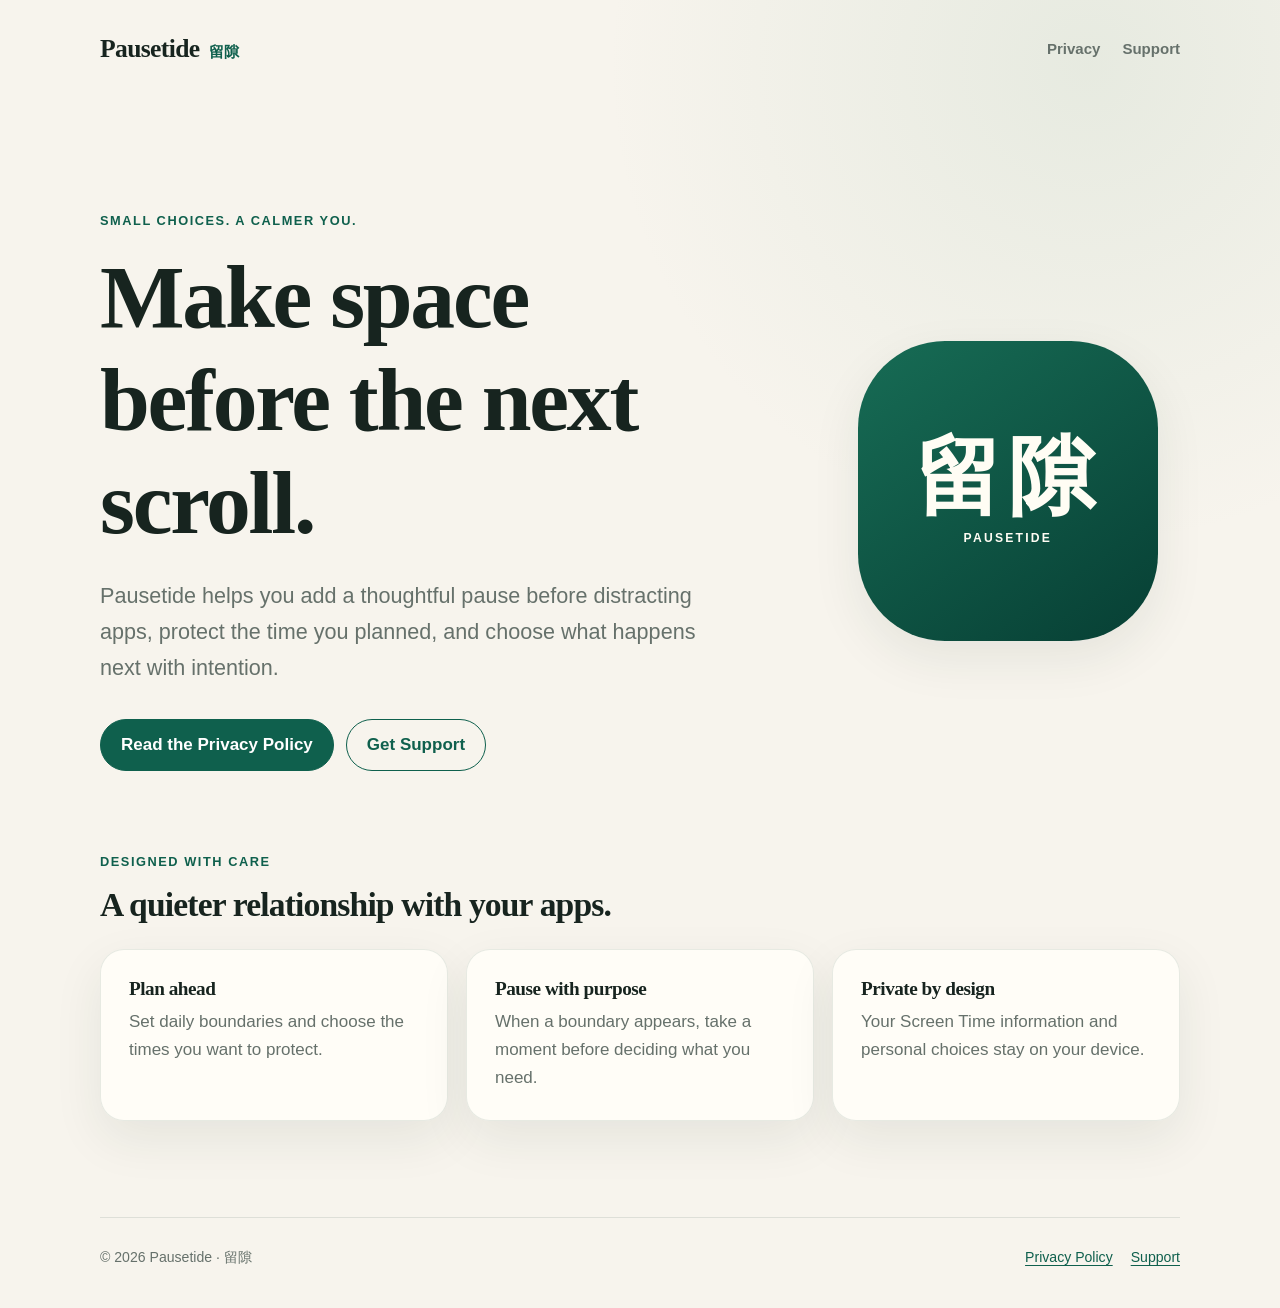
<file: index.html>
<!doctype html>
<html lang="en">
<head>
  <meta charset="utf-8">
  <meta name="viewport" content="width=device-width, initial-scale=1">
  <meta name="description" content="Pausetide helps you pause before opening distracting apps and make more intentional choices with your time.">
  <title>Pausetide · 留隙</title>
  <link rel="stylesheet" href="styles.css">
</head>
<body>
  <header class="site-header">
    <a class="brand" href="index.html" aria-label="Pausetide home">
      <span class="brand-name">Pausetide</span>
      <span class="brand-cn" lang="zh-Hans">留隙</span>
    </a>
    <nav class="site-nav" aria-label="Primary navigation">
      <a href="privacy.html">Privacy</a>
      <a href="support.html">Support</a>
    </nav>
  </header>

  <main>
    <section class="hero">
      <div class="hero-copy">
        <p class="eyebrow">Small choices. A calmer you.</p>
        <h1>Make space before the next scroll.</h1>
        <p class="lede">
          Pausetide helps you add a thoughtful pause before distracting apps,
          protect the time you planned, and choose what happens next with intention.
        </p>
        <div class="actions">
          <a class="button primary" href="privacy.html">Read the Privacy Policy</a>
          <a class="button" href="support.html">Get Support</a>
        </div>
      </div>
      <div class="brand-panel" aria-label="Pausetide, 留隙">
        <span class="brand-panel-cn" lang="zh-Hans">留隙</span>
        <span class="brand-panel-en">PAUSETIDE</span>
      </div>
    </section>

    <section aria-labelledby="principles-title">
      <p class="eyebrow">Designed with care</p>
      <h2 id="principles-title">A quieter relationship with your apps.</h2>
      <div class="principles">
        <article class="card">
          <h3>Plan ahead</h3>
          <p>Set daily boundaries and choose the times you want to protect.</p>
        </article>
        <article class="card">
          <h3>Pause with purpose</h3>
          <p>When a boundary appears, take a moment before deciding what you need.</p>
        </article>
        <article class="card">
          <h3>Private by design</h3>
          <p>Your Screen Time information and personal choices stay on your device.</p>
        </article>
      </div>
    </section>
  </main>

  <footer class="site-footer">
    <span>© 2026 Pausetide · <span lang="zh-Hans">留隙</span></span>
    <div class="footer-links">
      <a href="privacy.html">Privacy Policy</a>
      <a href="support.html">Support</a>
    </div>
  </footer>
</body>
</html>
</file>
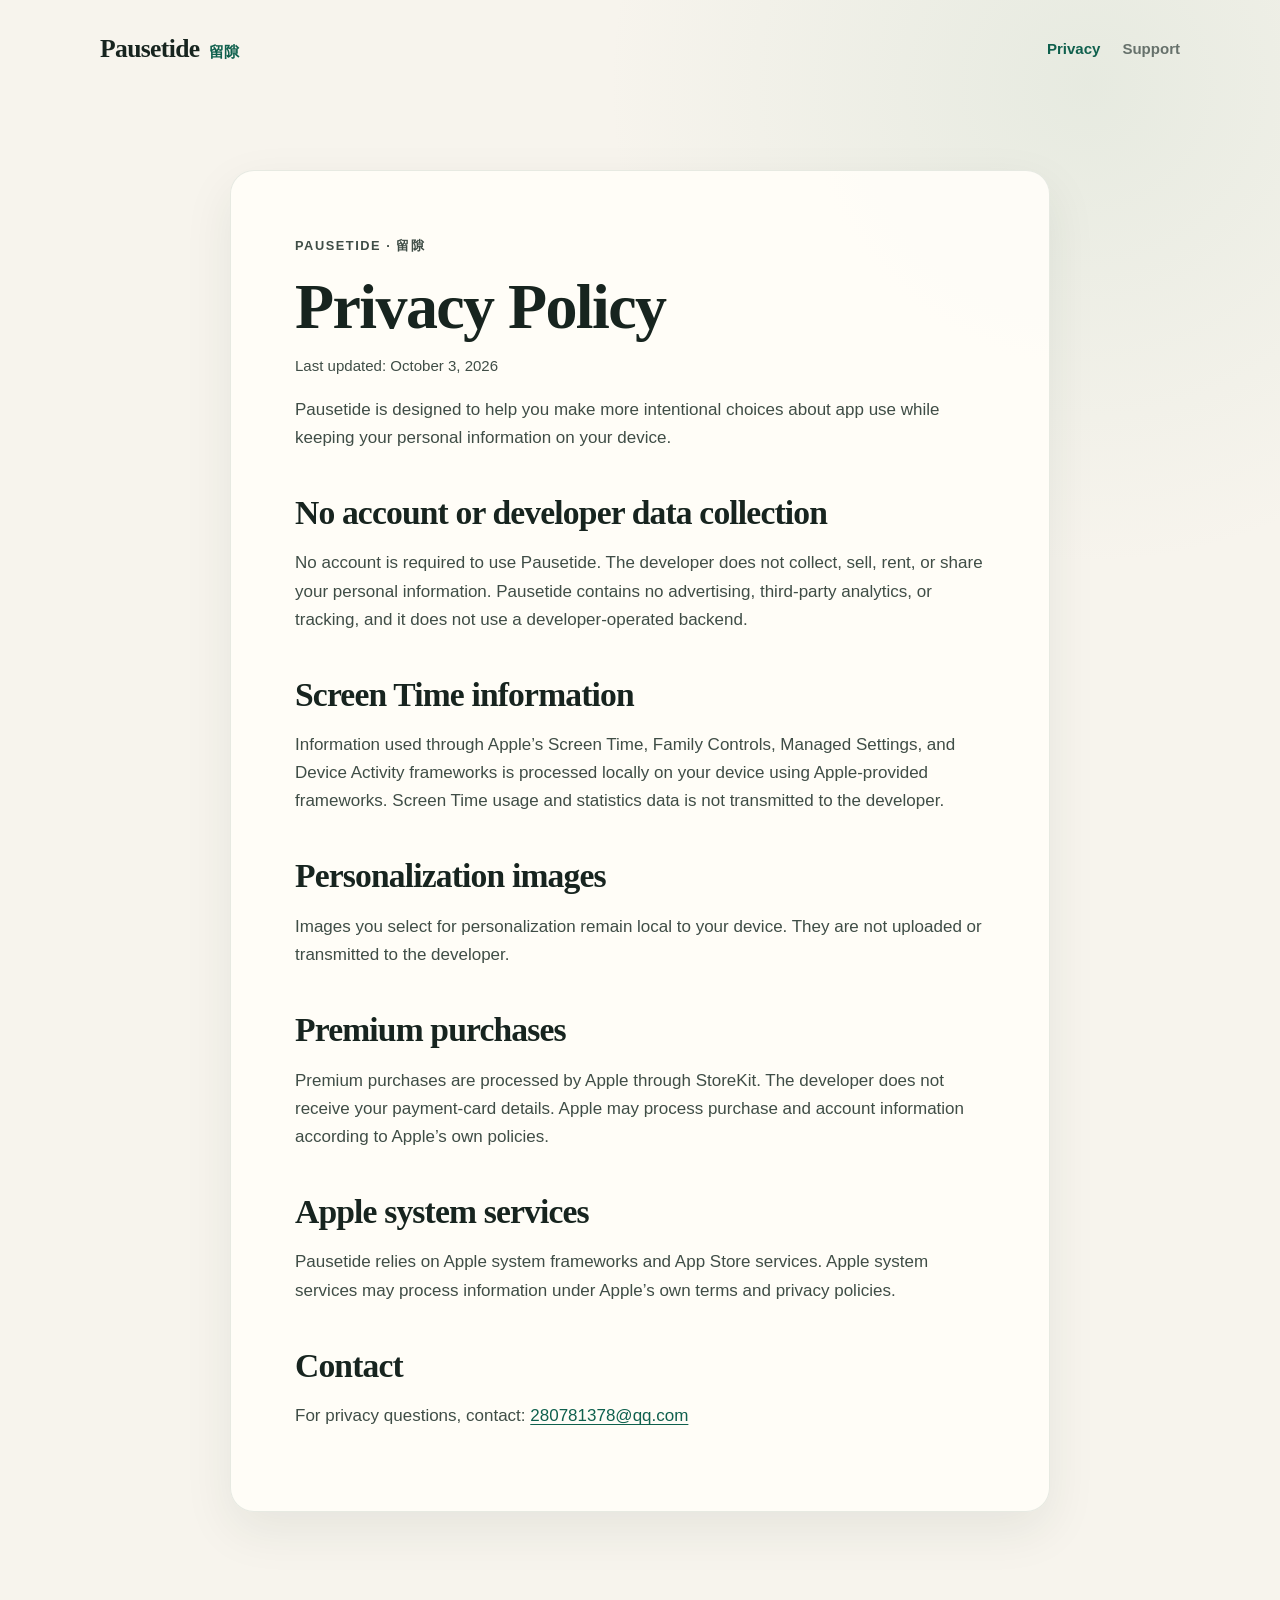
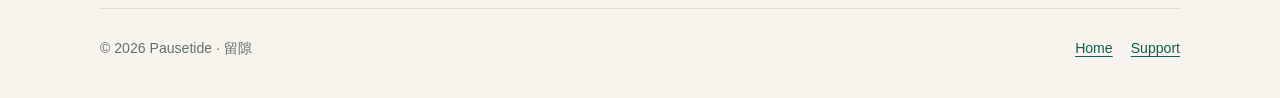
<file: privacy.html>
<!doctype html>
<html lang="en">
<head>
  <meta charset="utf-8">
  <meta name="viewport" content="width=device-width, initial-scale=1">
  <meta name="description" content="Privacy Policy for Pausetide (留隙).">
  <title>Privacy Policy · Pausetide</title>
  <link rel="stylesheet" href="styles.css">
</head>
<body>
  <header class="site-header">
    <a class="brand" href="index.html" aria-label="Pausetide home">
      <span class="brand-name">Pausetide</span>
      <span class="brand-cn" lang="zh-Hans">留隙</span>
    </a>
    <nav class="site-nav" aria-label="Primary navigation">
      <a href="privacy.html" aria-current="page">Privacy</a>
      <a href="support.html">Support</a>
    </nav>
  </header>

  <main>
    <article class="legal-page">
      <p class="eyebrow">Pausetide · <span lang="zh-Hans">留隙</span></p>
      <h1>Privacy Policy</h1>
      <p class="updated">Last updated: October 3, 2026</p>

      <p>
        Pausetide is designed to help you make more intentional choices about app use
        while keeping your personal information on your device.
      </p>

      <h2>No account or developer data collection</h2>
      <p>
        No account is required to use Pausetide. The developer does not collect, sell,
        rent, or share your personal information. Pausetide contains no advertising,
        third-party analytics, or tracking, and it does not use a developer-operated backend.
      </p>

      <h2>Screen Time information</h2>
      <p>
        Information used through Apple’s Screen Time, Family Controls, Managed Settings,
        and Device Activity frameworks is processed locally on your device using Apple-provided
        frameworks. Screen Time usage and statistics data is not transmitted to the developer.
      </p>

      <h2>Personalization images</h2>
      <p>
        Images you select for personalization remain local to your device. They are not
        uploaded or transmitted to the developer.
      </p>

      <h2>Premium purchases</h2>
      <p>
        Premium purchases are processed by Apple through StoreKit. The developer does not
        receive your payment-card details. Apple may process purchase and account information
        according to Apple’s own policies.
      </p>

      <h2>Apple system services</h2>
      <p>
        Pausetide relies on Apple system frameworks and App Store services. Apple system
        services may process information under Apple’s own terms and privacy policies.
      </p>

      <h2>Contact</h2>
      <p>
        For privacy questions, contact:
        <a href="mailto:280781378@qq.com">280781378@qq.com</a>
      </p>
    </article>
  </main>

  <footer class="site-footer">
    <span>© 2026 Pausetide · <span lang="zh-Hans">留隙</span></span>
    <div class="footer-links">
      <a href="index.html">Home</a>
      <a href="support.html">Support</a>
    </div>
  </footer>
</body>
</html>
</file>
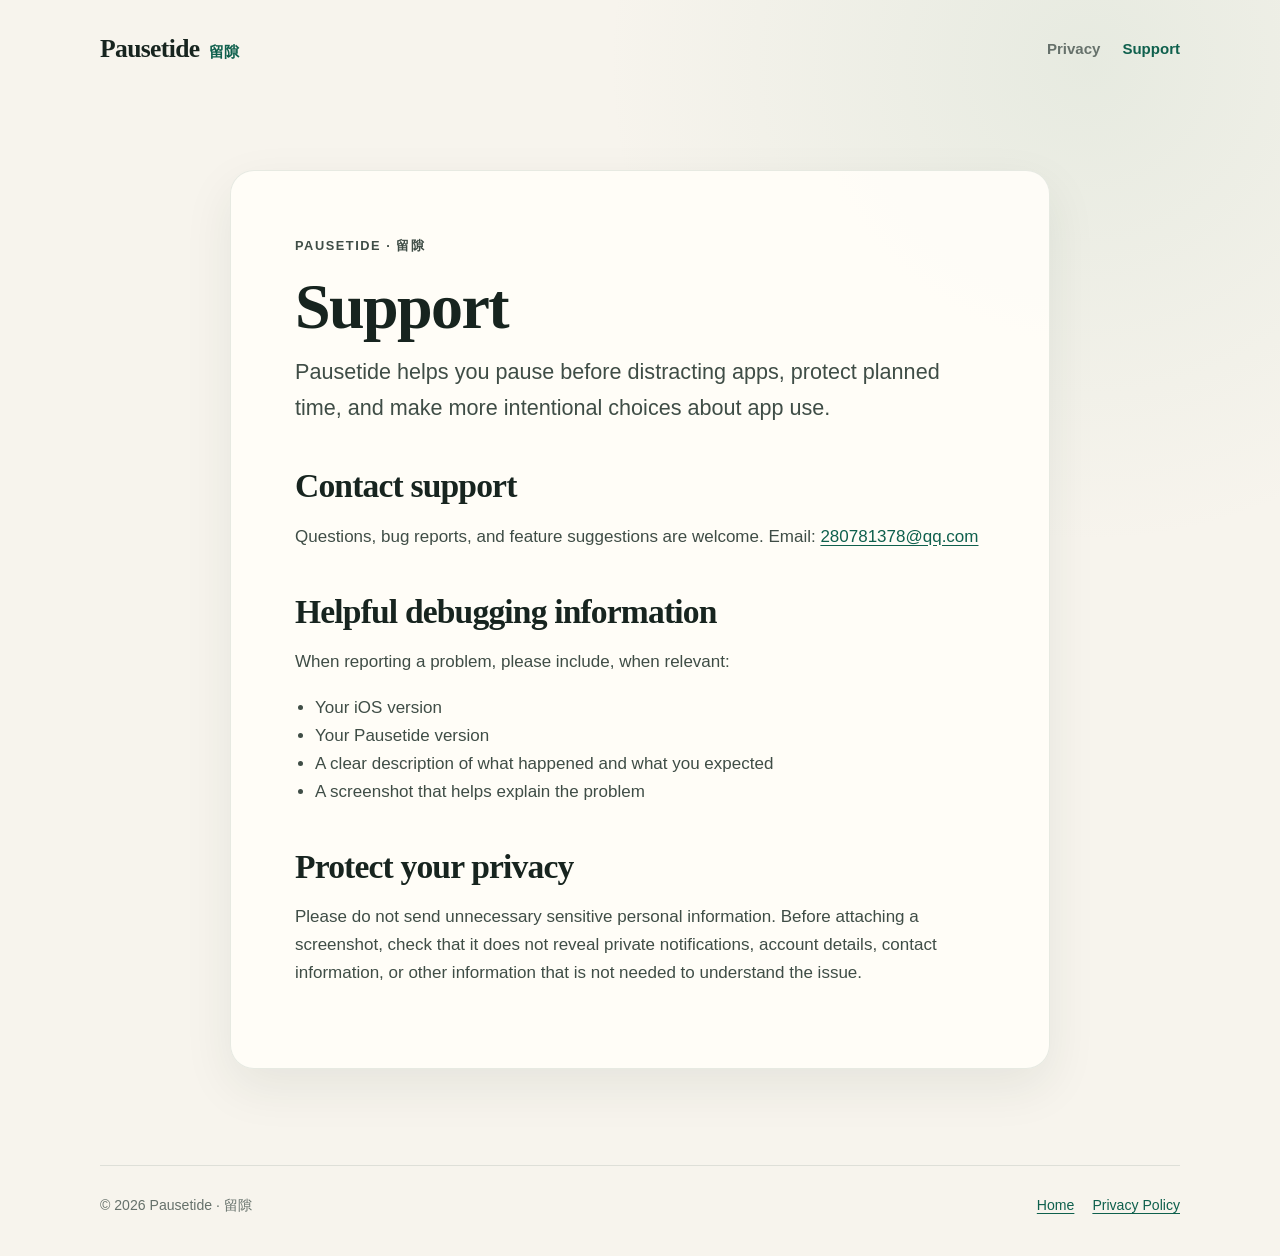
<file: support.html>
<!doctype html>
<html lang="en">
<head>
  <meta charset="utf-8">
  <meta name="viewport" content="width=device-width, initial-scale=1">
  <meta name="description" content="Support information for Pausetide (留隙).">
  <title>Support · Pausetide</title>
  <link rel="stylesheet" href="styles.css">
</head>
<body>
  <header class="site-header">
    <a class="brand" href="index.html" aria-label="Pausetide home">
      <span class="brand-name">Pausetide</span>
      <span class="brand-cn" lang="zh-Hans">留隙</span>
    </a>
    <nav class="site-nav" aria-label="Primary navigation">
      <a href="privacy.html">Privacy</a>
      <a href="support.html" aria-current="page">Support</a>
    </nav>
  </header>

  <main>
    <article class="legal-page">
      <p class="eyebrow">Pausetide · <span lang="zh-Hans">留隙</span></p>
      <h1>Support</h1>
      <p class="lede">
        Pausetide helps you pause before distracting apps, protect planned time,
        and make more intentional choices about app use.
      </p>

      <h2>Contact support</h2>
      <p>
        Questions, bug reports, and feature suggestions are welcome. Email:
        <a href="mailto:280781378@qq.com">280781378@qq.com</a>
      </p>

      <h2>Helpful debugging information</h2>
      <p>When reporting a problem, please include, when relevant:</p>
      <ul>
        <li>Your iOS version</li>
        <li>Your Pausetide version</li>
        <li>A clear description of what happened and what you expected</li>
        <li>A screenshot that helps explain the problem</li>
      </ul>

      <h2>Protect your privacy</h2>
      <p>
        Please do not send unnecessary sensitive personal information. Before attaching a
        screenshot, check that it does not reveal private notifications, account details,
        contact information, or other information that is not needed to understand the issue.
      </p>
    </article>
  </main>

  <footer class="site-footer">
    <span>© 2026 Pausetide · <span lang="zh-Hans">留隙</span></span>
    <div class="footer-links">
      <a href="index.html">Home</a>
      <a href="privacy.html">Privacy Policy</a>
    </div>
  </footer>
</body>
</html>
</file>
<file: styles.css>
:root {
  color-scheme: light;
  --background: #f7f4ed;
  --surface: #fffdf8;
  --ink: #17241f;
  --muted: #66716b;
  --green: #0f604d;
  --green-dark: #0a4538;
  --line: #dedfd8;
  --shadow: 0 18px 50px rgba(27, 53, 43, 0.08);
  --radius: 24px;
  --content: 1080px;
}

* {
  box-sizing: border-box;
}

html {
  scroll-behavior: smooth;
}

body {
  min-height: 100vh;
  margin: 0;
  background:
    radial-gradient(circle at 85% 5%, rgba(156, 190, 166, 0.18), transparent 30rem),
    var(--background);
  color: var(--ink);
  font-family: -apple-system, BlinkMacSystemFont, "Segoe UI", sans-serif;
  font-size: 17px;
  line-height: 1.65;
  text-rendering: optimizeLegibility;
}

a {
  color: var(--green);
  text-underline-offset: 0.2em;
}

a:hover {
  color: var(--green-dark);
}

.site-header,
.site-footer,
main {
  width: min(calc(100% - 40px), var(--content));
  margin-inline: auto;
}

.site-header {
  display: flex;
  align-items: center;
  justify-content: space-between;
  gap: 24px;
  padding-block: 28px;
}

.brand {
  display: inline-flex;
  align-items: baseline;
  gap: 10px;
  color: var(--ink);
  text-decoration: none;
}

.brand-name {
  font-family: ui-serif, Georgia, Cambria, "Times New Roman", serif;
  font-size: 1.6rem;
  font-weight: 650;
  letter-spacing: -0.025em;
}

.brand-cn {
  color: var(--green);
  font-size: 0.95rem;
  font-weight: 650;
}

.site-nav {
  display: flex;
  flex-wrap: wrap;
  gap: 22px;
  font-size: 0.94rem;
  font-weight: 600;
}

.site-nav a {
  color: var(--muted);
  text-decoration: none;
}

.site-nav a[aria-current="page"],
.site-nav a:hover {
  color: var(--green);
}

main {
  padding-block: 72px 96px;
}

.hero {
  display: grid;
  grid-template-columns: minmax(0, 1.3fr) minmax(260px, 0.7fr);
  align-items: center;
  gap: clamp(40px, 8vw, 96px);
  min-height: 58vh;
  padding-block: 40px 80px;
}

.eyebrow {
  margin: 0 0 14px;
  color: var(--green);
  font-size: 0.8rem;
  font-weight: 750;
  letter-spacing: 0.12em;
  text-transform: uppercase;
}

h1,
h2,
h3 {
  margin-top: 0;
  font-family: ui-serif, Georgia, Cambria, "Times New Roman", serif;
  line-height: 1.15;
  letter-spacing: -0.025em;
}

h1 {
  max-width: 760px;
  margin-bottom: 24px;
  font-size: clamp(2.75rem, 7vw, 5.6rem);
  font-weight: 600;
}

h2 {
  margin-bottom: 16px;
  font-size: clamp(1.55rem, 4vw, 2.1rem);
}

h3 {
  margin-bottom: 8px;
  font-size: 1.2rem;
}

.lede {
  max-width: 670px;
  margin: 0;
  color: var(--muted);
  font-size: clamp(1.08rem, 2.3vw, 1.35rem);
}

.actions {
  display: flex;
  flex-wrap: wrap;
  gap: 12px;
  margin-top: 34px;
}

.button {
  display: inline-flex;
  align-items: center;
  justify-content: center;
  min-height: 48px;
  padding: 11px 20px;
  border: 1px solid var(--green);
  border-radius: 999px;
  color: var(--green);
  font-weight: 700;
  text-decoration: none;
}

.button.primary {
  background: var(--green);
  color: #fff;
}

.button:hover {
  background: var(--green-dark);
  color: #fff;
}

.brand-panel {
  display: flex;
  flex-direction: column;
  align-items: center;
  justify-content: center;
  gap: 8px;
  width: min(72vw, 300px);
  aspect-ratio: 1;
  justify-self: center;
  border-radius: 29%;
  background: linear-gradient(145deg, #176c55, #073f34);
  color: #fffdf4;
  box-shadow: var(--shadow);
}

.brand-panel-cn {
  font-family: ui-serif, Georgia, Cambria, "Times New Roman", serif;
  font-size: clamp(3rem, 9vw, 5.4rem);
  font-weight: 600;
  letter-spacing: 0.08em;
  line-height: 1;
}

.brand-panel-en {
  font-size: 0.76rem;
  font-weight: 750;
  letter-spacing: 0.18em;
}

.principles {
  display: grid;
  grid-template-columns: repeat(3, 1fr);
  gap: 18px;
  margin-top: 24px;
}

.card,
.legal-page {
  border: 1px solid rgba(22, 71, 56, 0.1);
  border-radius: var(--radius);
  background: color-mix(in srgb, var(--surface) 94%, transparent);
  box-shadow: var(--shadow);
}

.card {
  padding: 28px;
}

.card p {
  margin: 0;
  color: var(--muted);
}

.legal-page {
  max-width: 820px;
  margin-inline: auto;
  padding: clamp(28px, 6vw, 64px);
}

.legal-page h1 {
  margin-bottom: 10px;
  font-size: clamp(2.25rem, 6vw, 4rem);
}

.legal-page h2 {
  margin-top: 42px;
}

.legal-page p,
.legal-page li {
  color: #3f4d46;
}

.legal-page ul {
  padding-left: 1.25rem;
}

.updated {
  margin-top: 0;
  color: var(--muted);
  font-size: 0.94rem;
}

.site-footer {
  display: flex;
  justify-content: space-between;
  gap: 24px;
  padding-block: 28px 38px;
  border-top: 1px solid var(--line);
  color: var(--muted);
  font-size: 0.88rem;
}

.footer-links {
  display: flex;
  flex-wrap: wrap;
  gap: 18px;
}

@media (max-width: 760px) {
  .site-header,
  .site-footer {
    align-items: flex-start;
    flex-direction: column;
  }

  .site-nav {
    gap: 16px;
  }

  main {
    padding-block: 38px 64px;
  }

  .hero {
    grid-template-columns: 1fr;
    min-height: auto;
    padding-block: 24px 54px;
  }

  .hero-copy {
    order: 1;
  }

  .brand-panel {
    order: 0;
    width: min(56vw, 230px);
  }

  .principles {
    grid-template-columns: 1fr;
  }

  .legal-page {
    border-radius: 18px;
  }
}

@media (prefers-reduced-motion: reduce) {
  html {
    scroll-behavior: auto;
  }
}
</file>
